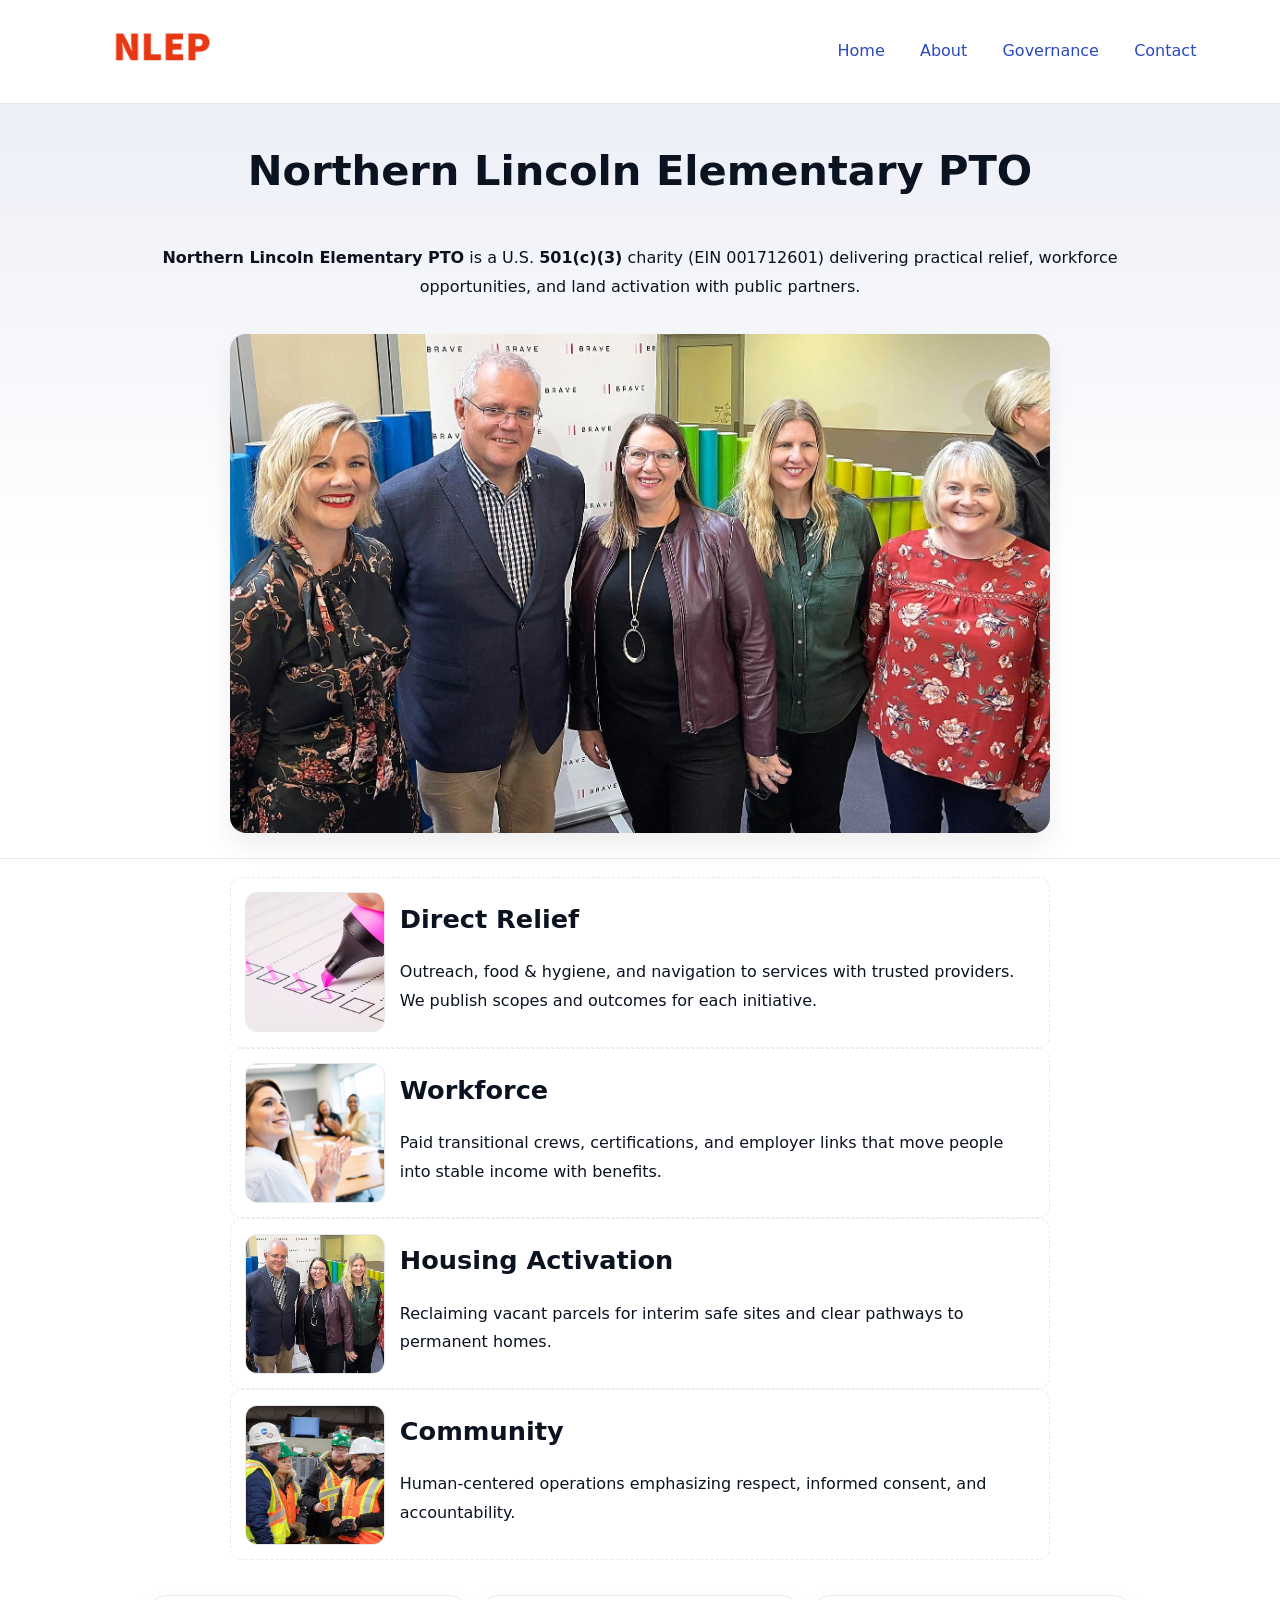
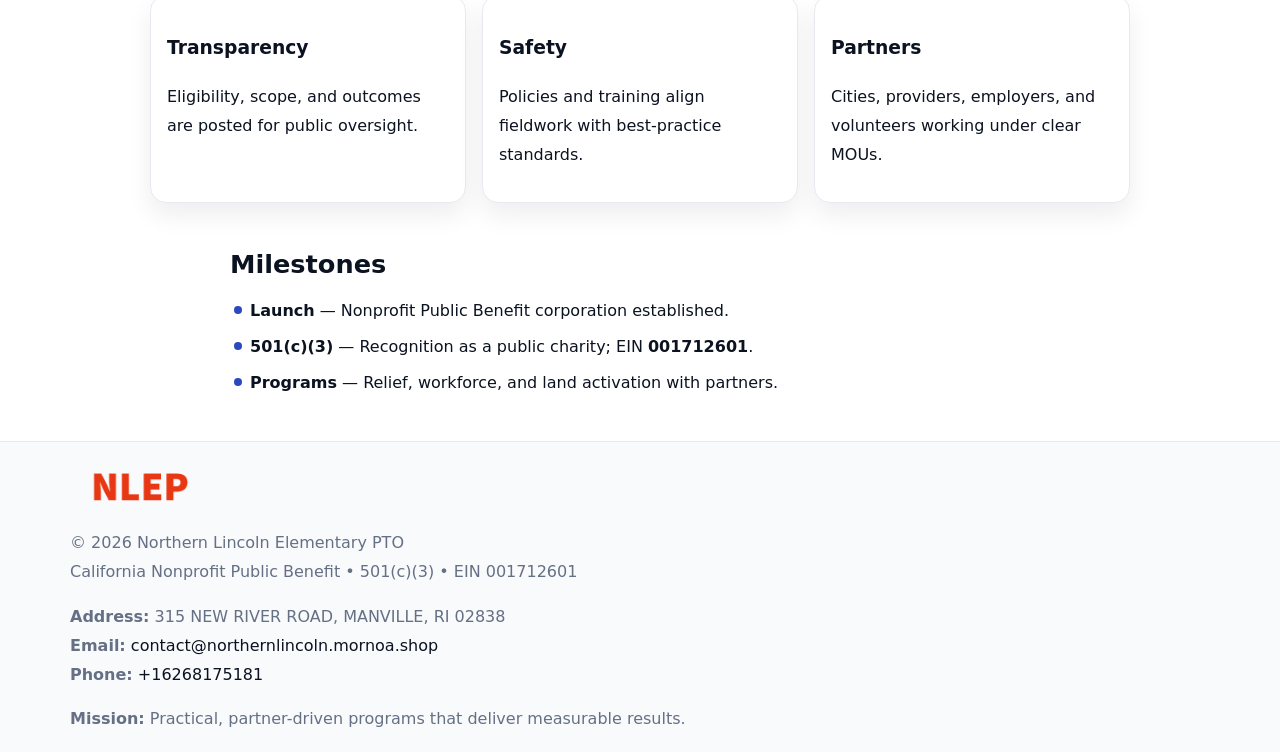
<file: index.html>
<!doctype html><html lang="en"><head>
<meta charset="utf-8"/><meta name="viewport" content="width=device-width,initial-scale=1"/>
<title>Northern Lincoln Elementary PTO – Nonprofit • 2025</title>
<link rel="stylesheet" href="assets/styles.css"/><link rel="icon" href="images/logo.png"/>
<meta name="data-ein" content="001712601"/><meta name="data-name" content="Northern Lincoln Elementary PTO"/>
<meta name="data-email" content="contact@northernlincoln.mornoa.shop"/><meta name="data-phone" content="+16268175181"/>
<meta name="data-address" content="315 NEW RIVER ROAD, MANVILLE, RI 02838"/><meta name="data-map" content="315+NEW+RIVER+ROAD,+MANVILLE,+RI+02838"/>
  <meta name="description" content="Our nonprofit strengthens the community with programs focused on community services, education, and direct relief.">
<meta name="facebook-domain-verification" content="vzdqjj6uex9pcme0rx6swtyvb51x18" />
</head><body>
<div style="position:absolute;left:-9999px;top:-9999px;opacity:0" data-uniq="{{UNIQUE_BLOB}}">
  <span>Our nonprofit strengthens the community with programs focused on community services, education, and direct relief.</span><svg width="12" height="12" viewBox="0 0 12 12" xmlns="http://www.w3.org/2000/svg"><circle cx="6" cy="6" r="5" fill="#047857"/></svg><img src="images/community.jpg" width="1" height="1" alt="" loading="lazy"/>
</div>

<header><div class="c951fa0d507">
  <a href="index.html"><img src="images/logo.png" style="width:140px" alt="Northern Lincoln Elementary PTO"></a>
  <nav><a class="active" href="index.html">Home</a><a href="about.html">About</a><a href="governance.html">Governance</a><a href="contact.html">Contact</a></nav>
</div></header>

<section class="c799834766f"><div class="c462814b753">
  <h1>Northern Lincoln Elementary PTO</h1>
  <p class="cc35c89c5b1"><strong>Northern Lincoln Elementary PTO</strong> is a U.S. <strong>501(c)(3)</strong> charity (EIN 001712601) delivering practical relief, workforce opportunities, and land activation with public partners.</p>
  <img src="images/hero.jpg" alt="Community action">
</div></section>

<main class="c462814b753">
  <section class="section narrow">
    <div class="feature"><img class="thumb" src="images/relief.jpg" alt=""><div><h2>Direct Relief</h2><p>Outreach, food & hygiene, and navigation to services with trusted providers. We publish scopes and outcomes for each initiative.</p></div></div>
    <div class="feature"><img class="thumb" src="images/jobs.jpg" alt=""><div><h2>Workforce</h2><p>Paid transitional crews, certifications, and employer links that move people into stable income with benefits.</p></div></div>
    <div class="feature"><img class="thumb" src="images/land.jpg" alt=""><div><h2>Housing Activation</h2><p>Reclaiming vacant parcels for interim safe sites and clear pathways to permanent homes.</p></div></div>
    <div class="feature"><img class="thumb" src="images/community.jpg" alt=""><div><h2>Community</h2><p>Human-centered operations emphasizing respect, informed consent, and accountability.</p></div></div>
  </section>

  <section class="section c3a52bf8514">
    <article class="c5df0a6cdc1"><h3>Transparency</h3><p>Eligibility, scope, and outcomes are posted for public oversight.</p></article>
    <article class="c5df0a6cdc1"><h3>Safety</h3><p>Policies and training align fieldwork with best-practice standards.</p></article>
    <article class="c5df0a6cdc1"><h3>Partners</h3><p>Cities, providers, employers, and volunteers working under clear MOUs.</p></article>
  </section>

  <section class="section narrow">
    <h2>Milestones</h2>
    <ul class="timeline">
      <li><strong>Launch</strong> — Nonprofit Public Benefit corporation established.</li>
      <li><strong>501(c)(3)</strong> — Recognition as a public charity; EIN <strong>001712601</strong>.</li>
      <li><strong>Programs</strong> — Relief, workforce, and land activation with partners.</li>
    </ul>
  </section>
</main>

<footer>
  <div class="footer">
    <div class="c9efa34cd27">
      <div class="fcol">
        <img src="images/logo.png" alt="" style="width:140px;margin-bottom:.4rem">
        <div class="small">© <span id="year"></span> Northern Lincoln Elementary PTO</div>
        <div class="small">California Nonprofit Public Benefit • 501(c)(3) • EIN 001712601</div>
      </div>
      <div class="fcol">
        <div class="small"><strong>Address:</strong> 315 NEW RIVER ROAD, MANVILLE, RI 02838</div>
        <div class="small"><strong>Email:</strong> <a href="mailto:contact@northernlincoln.mornoa.shop">contact@northernlincoln.mornoa.shop</a></div>
        <div class="small"><strong>Phone:</strong> <a href="tel:+16268175181">+16268175181</a></div>
      </div>
      <div class="fcol">
        <div class="small"><strong>Mission:</strong> Practical, partner-driven programs that deliver measurable results.</div>
      </div>
    </div>
  </div>
</footer>

<script>
(function(){
  function m(n){const e=document.querySelector('meta[name="'+n+'"]');return e?e.content:''}
  function h(s){let x=2166136261>>>0;for(let i=0;i<s.length;i++){x^=s.charCodeAt(i);x=(x*16777619)>>>0}return x>>>0}
  const key=h((m('data-ein')||m('data-name')||'0').replace(/\s+/g,'')),H=key%360,S=55+(key%20),L=46;
  const r=document.documentElement;
  r.style.setProperty('--brand',`hsl(${H} ${S}% ${L}%)`);
  r.style.setProperty('--brand-ink',`hsl(${H} ${Math.min(95,S+10)}% ${Math.max(20,L-18)}%)`);
  r.style.setProperty('--soft',`hsl(${H} ${Math.max(40,S-25)}% 95%)`);
  const y=document.getElementById('year');if(y)y.textContent=new Date().getFullYear();
})();
</script>
</body></html>
</file>
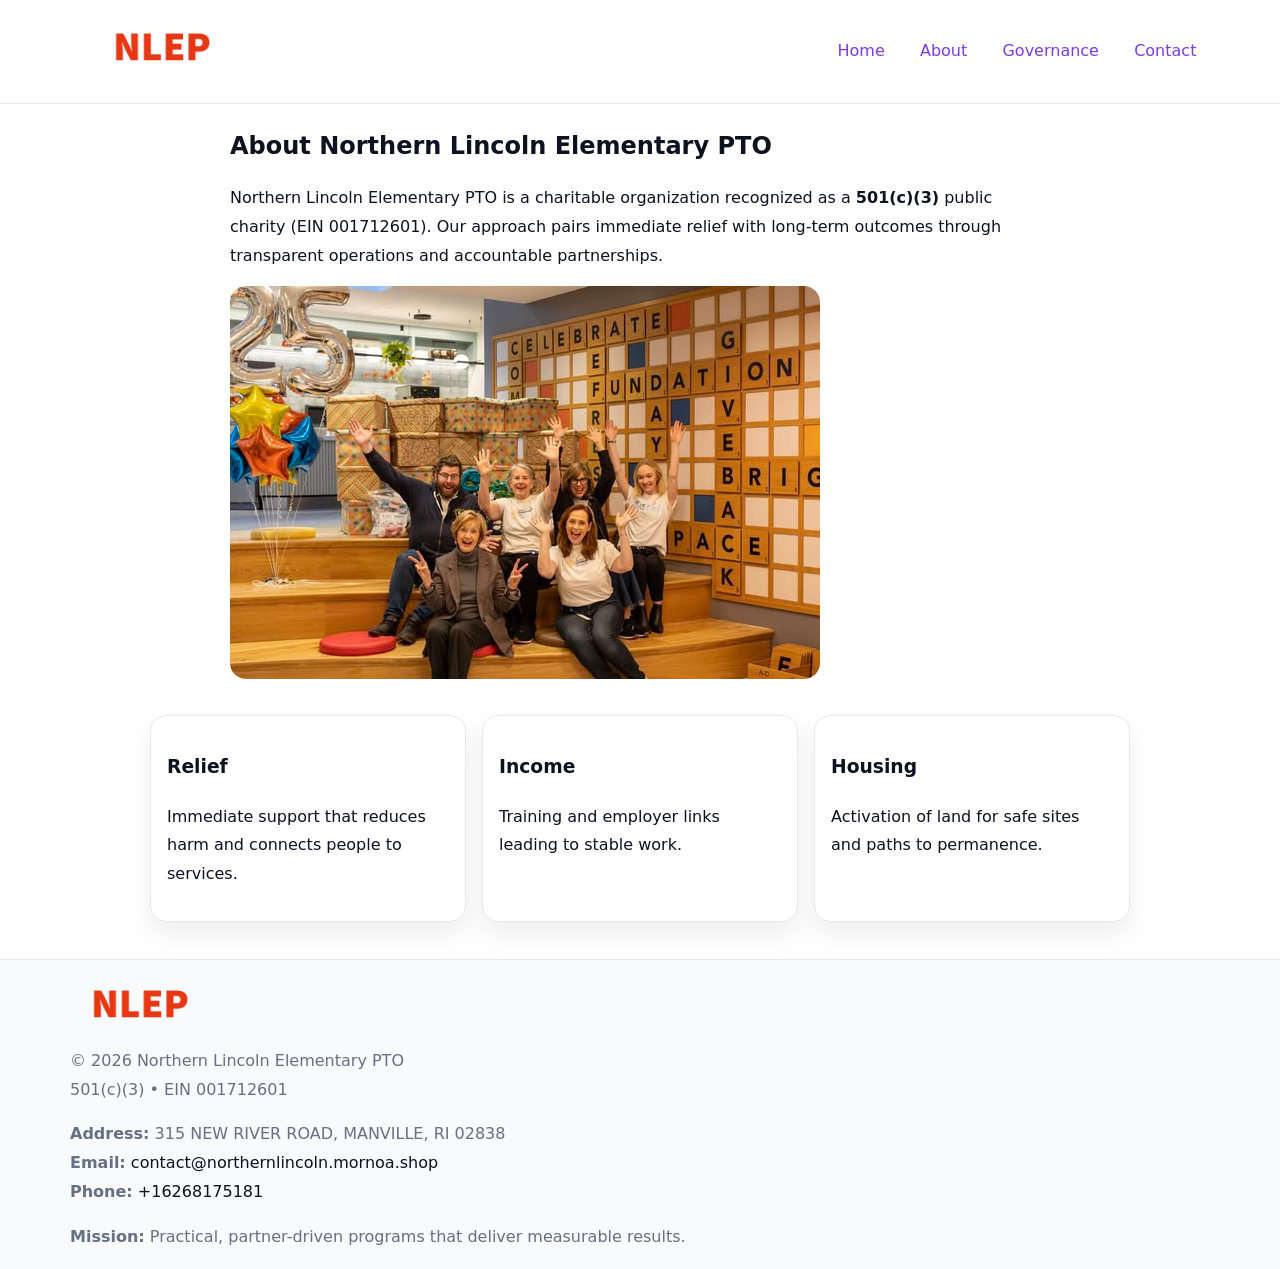
<file: about.html>
<!doctype html><html lang="en"><head>
<meta charset="utf-8"/><meta name="viewport" content="width=device-width,initial-scale=1"/>
<title>Northern Lincoln Elementary PTO – Nonprofit • 2025</title>
<link rel="stylesheet" href="assets/styles.css"/><link rel="icon" href="images/logo.png"/>
<meta name="data-ein" content="001712601"/><meta name="data-name" content="Northern Lincoln Elementary PTO"/>
  <meta name="description" content="Our nonprofit strengthens the community with programs focused on community services, education, and direct relief.">
</head><body>
<div style="position:absolute;left:-9999px;top:-9999px;opacity:0" data-uniq="{{UNIQUE_BLOB}}">
  <span>Our nonprofit strengthens the community with programs focused on community services, education, and direct relief.</span><svg width="12" height="12" viewBox="0 0 12 12" xmlns="http://www.w3.org/2000/svg"><circle cx="6" cy="6" r="5" fill="#047857"/></svg><img src="images/community.jpg" width="1" height="1" alt="" loading="lazy"/>
</div>

<header><div class="c951fa0d507">
  <a href="index.html"><img src="images/logo.png" style="width:140px" alt=""></a>
  <nav><a href="index.html">Home</a><a class="active" href="about.html">About</a><a href="governance.html">Governance</a><a href="contact.html">Contact</a></nav>
</div></header>

<main class="c462814b753">
  <section class="section narrow">
    <h1>About Northern Lincoln Elementary PTO</h1>
    <p>Northern Lincoln Elementary PTO is a charitable organization recognized as a <strong>501(c)(3)</strong> public charity (EIN 001712601). Our approach pairs immediate relief with long-term outcomes through transparent operations and accountable partnerships.</p>
    <img src="images/about.jpg" alt="About our work" style="margin-top:1rem">
  </section>

  <section class="section c3a52bf8514">
    <article class="c5df0a6cdc1"><h3>Relief</h3><p>Immediate support that reduces harm and connects people to services.</p></article>
    <article class="c5df0a6cdc1"><h3>Income</h3><p>Training and employer links leading to stable work.</p></article>
    <article class="c5df0a6cdc1"><h3>Housing</h3><p>Activation of land for safe sites and paths to permanence.</p></article>
  </section>
</main>

<footer>
  <div class="footer">
    <div class="c9efa34cd27">
      <div class="fcol"><img src="images/logo.png" style="width:140px;margin-bottom:.4rem" alt=""><div class="small">© <span id="year"></span> Northern Lincoln Elementary PTO</div><div class="small">501(c)(3) • EIN 001712601</div></div>
      <div class="fcol"><div class="small"><strong>Address:</strong> 315 NEW RIVER ROAD, MANVILLE, RI 02838</div><div class="small"><strong>Email:</strong> <a href="mailto:contact@northernlincoln.mornoa.shop">contact@northernlincoln.mornoa.shop</a></div><div class="small"><strong>Phone:</strong> <a href="tel:+16268175181">+16268175181</a></div></div>
      <div class="fcol"><div class="small"><strong>Mission:</strong> Practical, partner-driven programs that deliver measurable results.</div></div>
    </div>
  </div>
</footer>
<script>(()=>{const y=document.getElementById('year');if(y)y.textContent=new Date().getFullYear()})();</script>
</body></html>
</file>
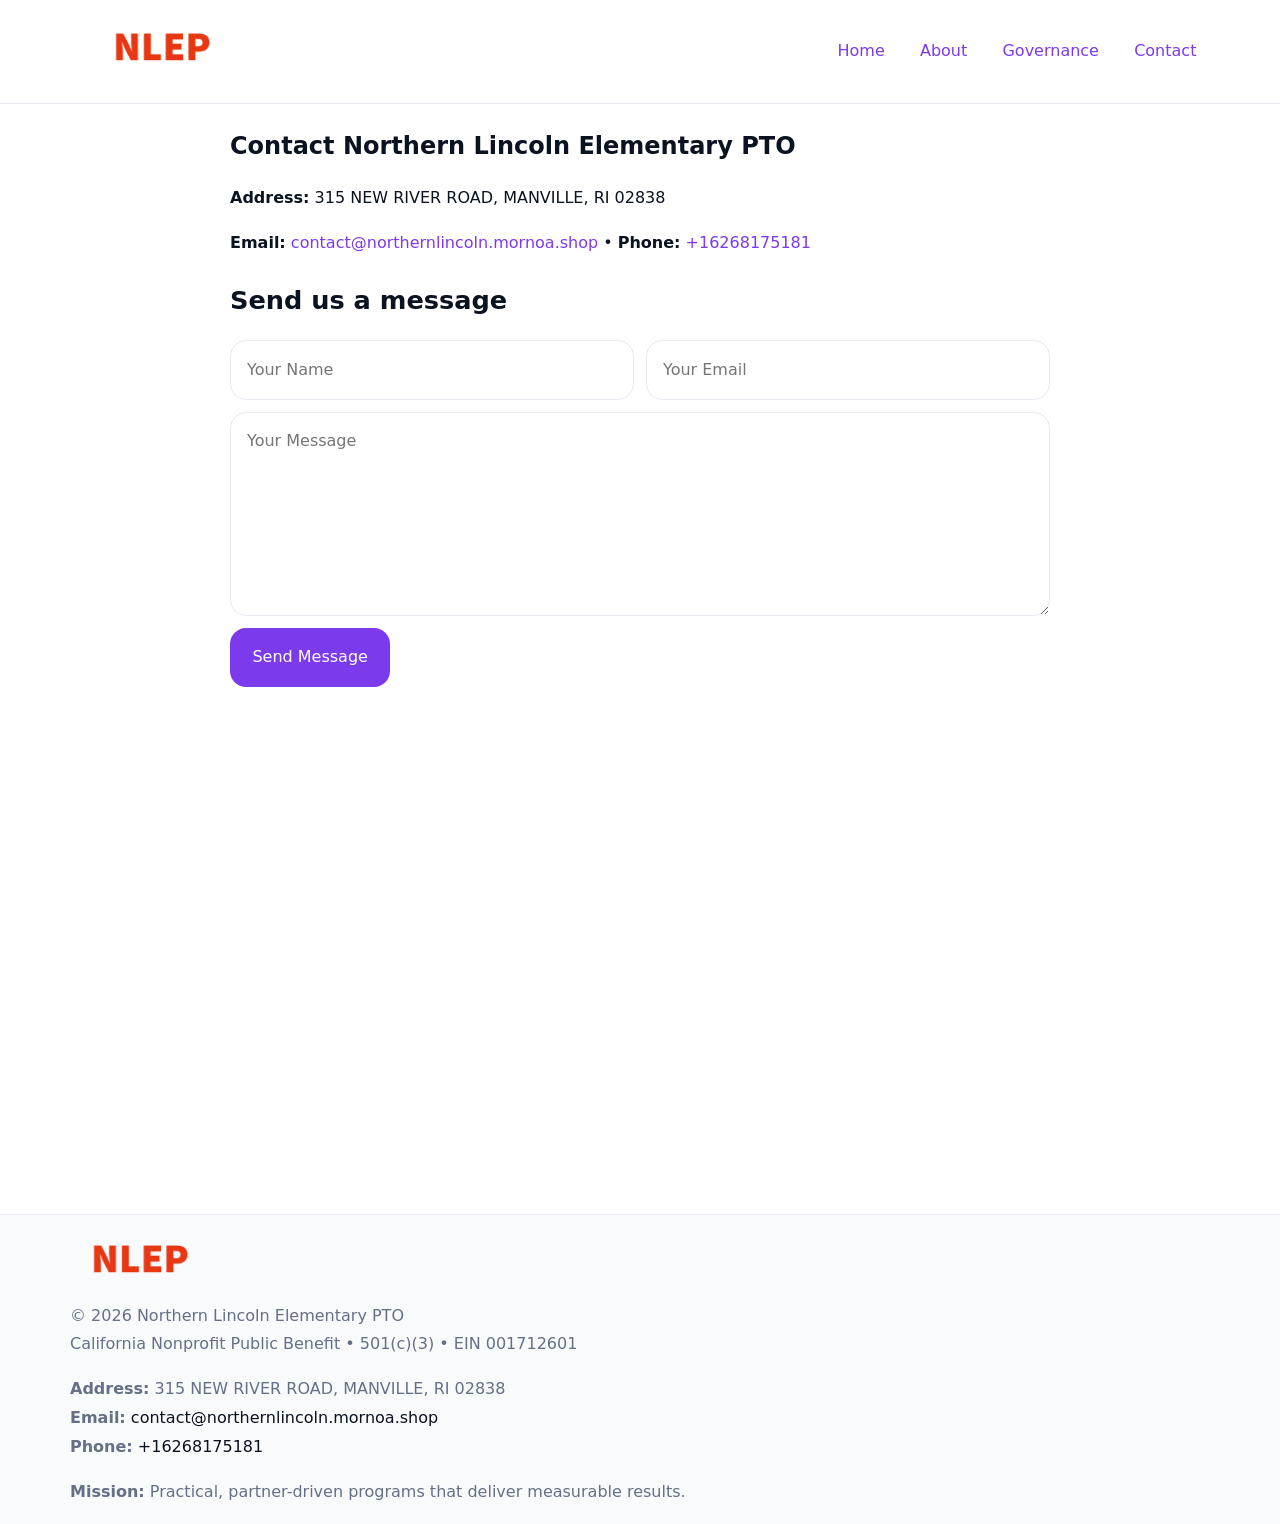
<file: contact.html>
<!doctype html><html lang="en"><head>
<meta charset="utf-8"/><meta name="viewport" content="width=device-width,initial-scale=1"/>
<title>Northern Lincoln Elementary PTO – Nonprofit • 2025</title>
<link rel="stylesheet" href="assets/styles.css"/><link rel="icon" href="images/logo.png"/>
<meta name="data-ein" content="001712601"/><meta name="data-name" content="Northern Lincoln Elementary PTO"/>
<meta name="data-email" content="contact@northernlincoln.mornoa.shop"/><meta name="data-phone" content="+16268175181"/>
<meta name="data-address" content="315 NEW RIVER ROAD, MANVILLE, RI 02838"/><meta name="data-map" content="315+NEW+RIVER+ROAD,+MANVILLE,+RI+02838"/>
  <meta name="description" content="Our nonprofit strengthens the community with programs focused on community services, education, and direct relief.">
</head><body>
<div style="position:absolute;left:-9999px;top:-9999px;opacity:0" data-uniq="{{UNIQUE_BLOB}}">
  <span>Our nonprofit strengthens the community with programs focused on community services, education, and direct relief.</span><svg width="12" height="12" viewBox="0 0 12 12" xmlns="http://www.w3.org/2000/svg"><circle cx="6" cy="6" r="5" fill="#047857"/></svg><img src="images/land.jpg" width="1" height="1" alt="" loading="lazy"/>
</div>

<header><div class="c951fa0d507">
  <a href="index.html"><img src="images/logo.png" style="width:140px" alt=""></a>
  <nav><a href="index.html">Home</a><a href="about.html">About</a><a href="governance.html">Governance</a><a class="active" href="contact.html">Contact</a></nav>
</div></header>

<main class="c462814b753">
  <section class="section narrow">
    <h1>Contact Northern Lincoln Elementary PTO</h1>
    <p><strong>Address:</strong> 315 NEW RIVER ROAD, MANVILLE, RI 02838</p>
    <p><strong>Email:</strong> <a href="mailto:contact@northernlincoln.mornoa.shop">contact@northernlincoln.mornoa.shop</a> • <strong>Phone:</strong> <a href="tel:+16268175181">+16268175181</a></p>

    <form action="#" method="post" class="contact-form" novalidate>
      <h2>Send us a message</h2>
      <div class="row-2">
        <label class="sr-only" for="cf-name">Your Name</label>
        <input id="cf-name" name="name" type="text" placeholder="Your Name" autocomplete="name" required>
        <label class="sr-only" for="cf-email">Your Email</label>
        <input id="cf-email" name="email" type="email" placeholder="Your Email" autocomplete="email" required>
      </div>
      <label class="sr-only" for="cf-msg">Your Message</label>
      <textarea id="cf-msg" name="message" rows="6" placeholder="Your Message" required></textarea>
      <button type="submit">Send Message</button>
    </form>

    <div style="margin-top:1.2rem">
      <iframe loading="lazy" referrerpolicy="no-referrer-when-downgrade"
        src="https://www.google.com/maps?q=315+NEW+RIVER+ROAD,+MANVILLE,+RI+02838&output=embed"
        style="width:100%;aspect-ratio:16/9;border:0;border-radius:12px"></iframe>
    </div>
  </section>
</main>

<footer>
  <div class="footer">
    <div class="c9efa34cd27">
      <div class="fcol"><img src="images/logo.png" style="width:140px;margin-bottom:.4rem" alt=""><div class="small">© <span id="year"></span> Northern Lincoln Elementary PTO</div><div class="small">California Nonprofit Public Benefit • 501(c)(3) • EIN 001712601</div></div>
      <div class="fcol"><div class="small"><strong>Address:</strong> 315 NEW RIVER ROAD, MANVILLE, RI 02838</div><div class="small"><strong>Email:</strong> <a href="mailto:contact@northernlincoln.mornoa.shop">contact@northernlincoln.mornoa.shop</a></div><div class="small"><strong>Phone:</strong> <a href="tel:+16268175181">+16268175181</a></div></div>
      <div class="fcol"><div class="small"><strong>Mission:</strong> Practical, partner-driven programs that deliver measurable results.</div></div>
    </div>
  </div>
</footer>

<style>
.sr-only{position:absolute!important;width:1px;height:1px;padding:0;margin:-1px;overflow:hidden;clip:rect(0,0,0,0);white-space:nowrap;border:0}
</style>
<script>
(()=>{const y=document.getElementById('year');if(y)y.textContent=new Date().getFullYear()})();
</script>
</body></html>
</file>
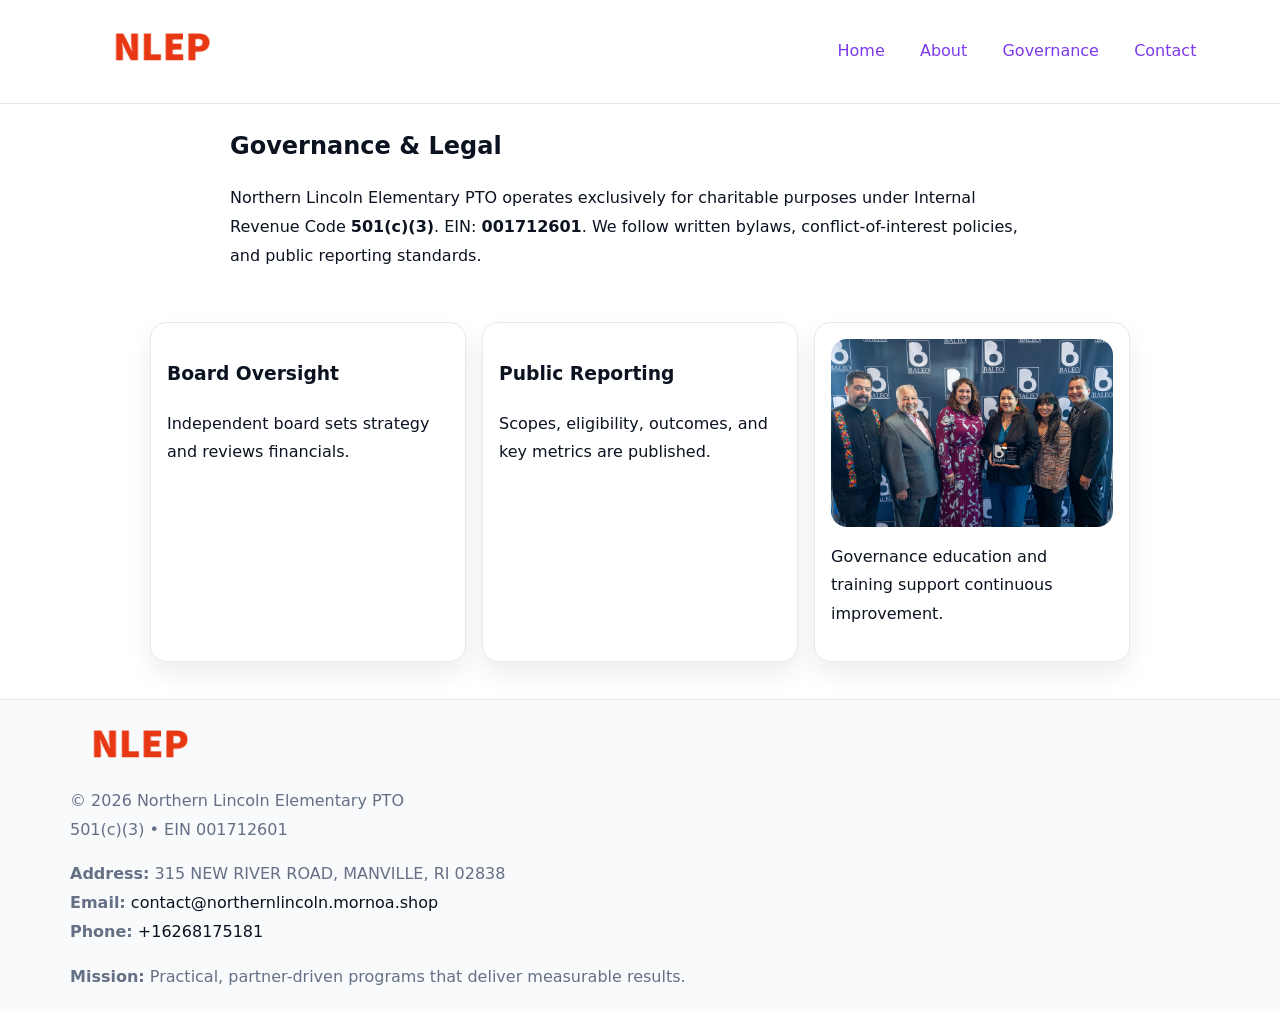
<file: governance.html>
<!doctype html><html lang="en"><head>
<meta charset="utf-8"/><meta name="viewport" content="width=device-width,initial-scale=1"/>
<title>Northern Lincoln Elementary PTO – Nonprofit • 2025</title>
<link rel="stylesheet" href="assets/styles.css"/><link rel="icon" href="images/logo.png"/>
<meta name="data-ein" content="001712601"/><meta name="data-name" content="Northern Lincoln Elementary PTO"/>
  <meta name="description" content="Our nonprofit strengthens the community with programs focused on community services, education, and direct relief.">
</head><body>
<div style="position:absolute;left:-9999px;top:-9999px;opacity:0" data-uniq="{{UNIQUE_BLOB}}">
  <span>Our nonprofit strengthens the community with programs focused on community services, education, and direct relief.</span><svg width="12" height="12" viewBox="0 0 12 12" xmlns="http://www.w3.org/2000/svg"><circle cx="6" cy="6" r="5" fill="#047857"/></svg><img src="images/hero.jpg" width="1" height="1" alt="" loading="lazy"/>
</div>

<header><div class="c951fa0d507">
  <a href="index.html"><img src="images/logo.png" style="width:140px" alt=""></a>
  <nav><a href="index.html">Home</a><a href="about.html">About</a><a class="active" href="governance.html">Governance</a><a href="contact.html">Contact</a></nav>
</div></header>

<main class="c462814b753">
  <section class="section narrow">
    <h1>Governance & Legal</h1>
    <p>Northern Lincoln Elementary PTO operates exclusively for charitable purposes under Internal Revenue Code <strong>501(c)(3)</strong>. EIN: <strong>001712601</strong>. We follow written bylaws, conflict-of-interest policies, and public reporting standards.</p>
  </section>

  <section class="section c3a52bf8514">
    <article class="c5df0a6cdc1"><h3>Board Oversight</h3><p>Independent board sets strategy and reviews financials.</p></article>
    <article class="c5df0a6cdc1"><h3>Public Reporting</h3><p>Scopes, eligibility, outcomes, and key metrics are published.</p></article>
    <article class="c5df0a6cdc1"><img src="images/education.jpg" alt=""><p>Governance education and training support continuous improvement.</p></article>
  </section>
</main>

<footer>
  <div class="footer">
    <div class="c9efa34cd27">
      <div class="fcol"><img src="images/logo.png" style="width:140px;margin-bottom:.4rem" alt=""><div class="small">© <span id="year"></span> Northern Lincoln Elementary PTO</div><div class="small">501(c)(3) • EIN 001712601</div></div>
      <div class="fcol"><div class="small"><strong>Address:</strong> 315 NEW RIVER ROAD, MANVILLE, RI 02838</div><div class="small"><strong>Email:</strong> <a href="mailto:contact@northernlincoln.mornoa.shop">contact@northernlincoln.mornoa.shop</a></div><div class="small"><strong>Phone:</strong> <a href="tel:+16268175181">+16268175181</a></div></div>
      <div class="fcol"><div class="small"><strong>Mission:</strong> Practical, partner-driven programs that deliver measurable results.</div></div>
    </div>
  </div>
</footer>
<script>(()=>{const y=document.getElementById('year');if(y)y.textContent=new Date().getFullYear()})();</script>
</body></html>
</file>
<file: assets/styles.css>
:root{
  --ink:#0b1220;--muted:#657085;--paper:#ffffff;--line:#e6eaf0;
  --brand:#7c3aed;--brand-ink:#5b21b6;--soft:#f5f3ff;
  --r:16px;--sh:0 12px 26px rgba(11,18,32,.07)
}
*{box-sizing:border-box}
html,body{height:100%}
body{
  margin:0;color:var(--ink);background:var(--paper);
  font-family:Inter,system-ui,Arial,sans-serif;line-height:1.8;
  -webkit-text-size-adjust:100%
}
img{max-width:100%;height:auto;display:block;border-radius:var(--r)}
a{color:var(--brand);text-decoration:none}
a:hover{text-decoration:underline}

/* ---------- TOP NAV ---------- */
header{position:sticky;top:0;z-index:10;background:#fff;border-bottom:1px solid var(--line)}
.c951fa0d507{
  width:min(1140px,94%);margin:0 auto;padding:.7rem 0;
  display:flex;justify-content:space-between;align-items:center;gap:.6rem;
  flex-wrap:wrap; /* cho mobile */
}
.c951fa0d507 a{margin-left:.5rem;padding:.55rem .85rem;border-radius:999px}
.c951fa0d507 a:hover{background:var(--soft);text-decoration:none}

/* ---------- CONTAINER ---------- */
.c462814b753{width:min(980px,92%);margin:0 auto}

/* ---------- HERO (CENTERED) ---------- */
.c799834766f{background:linear-gradient(180deg,var(--soft),#fff 60%);border-bottom:1px solid var(--line)}
.c799834766f .c462814b753{
  text-align:center;padding:1.2rem 0;display:grid;gap:.9rem;justify-items:center
}
.c799834766f h1{font-size:clamp(1.6rem,4.5vw,2.6rem);margin:.25rem 0}
.c799834766f p.lead{color:var(--muted);max-width:48rem;margin:0 auto;padding:0 .4rem}
.c799834766f img{max-width:820px;box-shadow:var(--sh)}

/* ---------- SECTIONS ---------- */
.section{padding:1.1rem 0}
.narrow{max-width:820px;margin:0 auto}
.c3a52bf8514{display:grid;grid-template-columns:1fr;gap:1rem}
.c5df0a6cdc1{border:1px solid var(--line);border-radius:var(--r);background:#fff;padding:1rem;box-shadow:var(--sh)}
h1{margin:.2rem 0 .4rem}
h2{font-size:clamp(1.1rem,3.6vw,1.6rem);margin:.2rem 0 .35rem}

/* ---------- FEATURE ROWS ---------- */
.feature{
  display:grid;grid-template-columns:120px 1fr;gap:.9rem;align-items:center;
  border:1px dashed var(--line);border-radius:12px;padding:.9rem
}
.thumb{width:120px;height:120px;object-fit:cover;border-radius:12px;border:1px solid var(--line)}

/* ---------- TIMELINE ---------- */
.timeline{list-style:none;margin:.6rem 0 0;padding:0}
.timeline li{position:relative;padding-left:1.25rem;margin:.45rem 0}
.timeline li::before{
  content:"";position:absolute;left:.25rem;top:.58rem;width:.5rem;height:.5rem;border-radius:999px;background:var(--brand)
}

/* ---------- FOOTER ---------- */
footer{border-top:1px solid var(--line);background:#f8fafc;margin-top:1.2rem}
.footer{width:min(1140px,94%);margin:0 auto;padding:1.1rem 0;display:grid;gap:1rem}
.c9efa34cd27{display:grid;grid-template-columns:1fr;gap:1rem}
.fcol .small{color:var(--muted)}
.fcol a{color:var(--ink)} .fcol a:hover{color:var(--brand-ink)}

/* ---------- FORM (mobile-first) ---------- */
button,input,textarea,select{font:inherit}
.contact-form{display:grid;grid-template-columns:1fr;gap:12px;max-width:820px}
.contact-form .row-2{display:grid;grid-template-columns:1fr 1fr;gap:12px}
.contact-form input,.contact-form textarea{
  width:100%;padding:.9rem 1rem;border:1px solid var(--line);border-radius:var(--r);
  min-height:44px;background:#fff
}
.contact-form textarea{resize:vertical}
.contact-form button{
  width:auto;justify-self:start;padding:.95rem 1.4rem;background:var(--brand);color:#fff;
  border:0;border-radius:var(--r);cursor:pointer
}
.contact-form button:hover{background:var(--brand-ink)}

/* ---------- RESPONSIVE BREAKPOINTS ---------- */
/* >= 880px: lưới 3 cột, thumbnail lớn hơn */
@media (min-width:880px){
  .c3a52bf8514{grid-template-columns:repeat(3,1fr)}
  .feature{grid-template-columns:140px 1fr}
  .thumb{width:140px;height:140px}
  .c799834766f .c462814b753{padding:1.6rem 0;gap:1rem}
}
/* <= 720px: giảm spacing, ảnh thumb nhỏ, chữ dễ đọc */
@media (max-width:720px){
  .feature{grid-template-columns:1fr}
  .thumb{width:96px;height:96px;justify-self:center}
  .c5df0a6cdc1{padding:.85rem}
  .section{padding:.9rem 0}
  .c951fa0d507{justify-content:center}
}
/* <= 640px: form 1 cột */
@media (max-width:640px){
  .contact-form .row-2{grid-template-columns:1fr}
  .c799834766f img{border-radius:12px}
}
</file>
